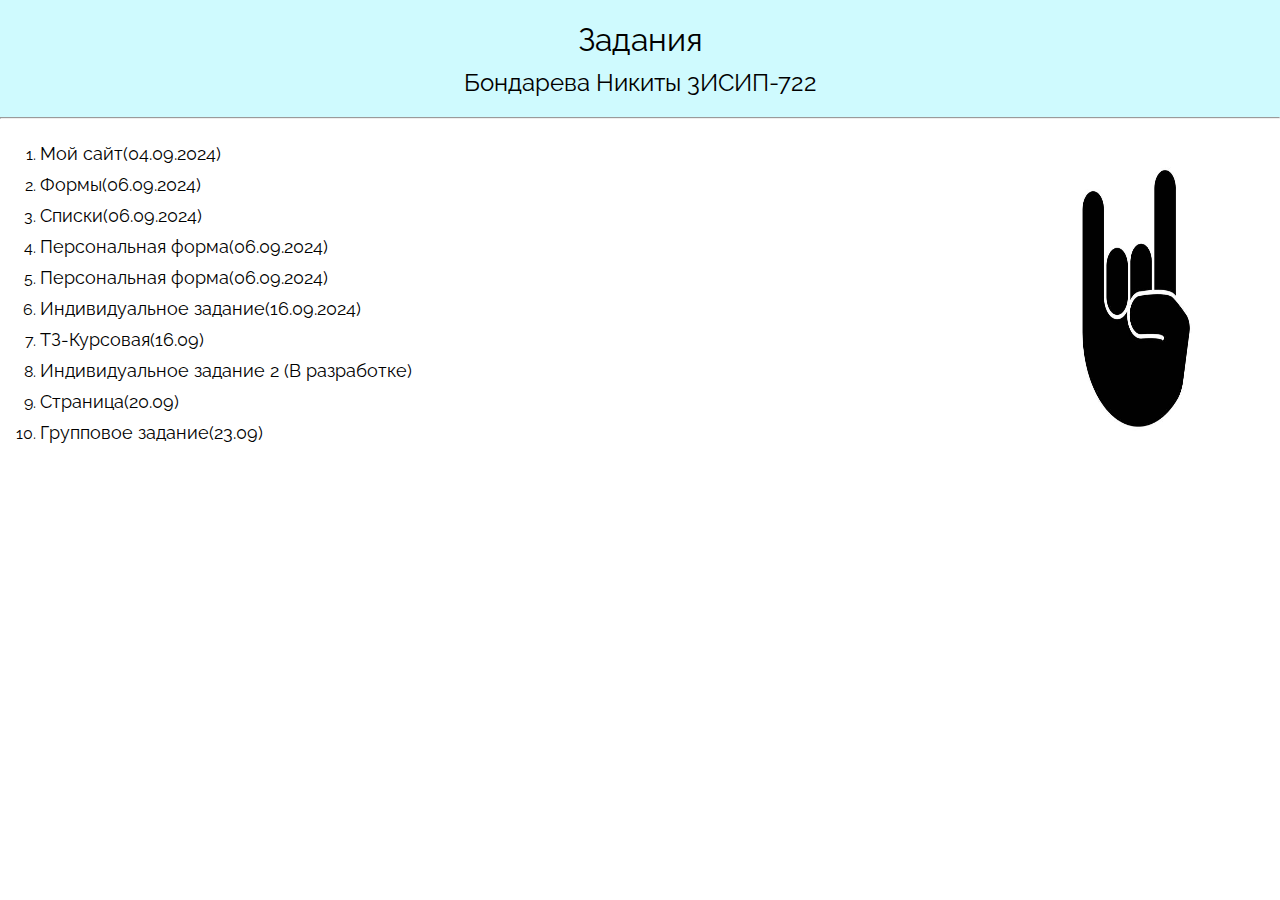
<file: index.html>
<!DOCTYPE html>
<html lang="en">
<head>
    <meta charset="UTF-8">
    <meta name="viewport" content="width=device-width, initial-scale=1.0">
    <link rel="preconnect" href="https://fonts.googleapis.com">
    <link rel="preconnect" href="https://fonts.gstatic.com" crossorigin>
    <link href="https://fonts.googleapis.com/css2?family=Raleway:ital,wght@0,100..900;1,100..900&display=swap" rel="stylesheet">
    <title>Никитка</title>
    <link href="style.css" rel="stylesheet">
</head>
<body>
    <header>
        <h1>Задания</h1>
        <h2>Бондарева Никиты 3ИСИП-722</h2>
    </header> 
    <hr>
     <nav> 
        <ol>
            <li><a href = "my_site/mysite.html"> Мой сайт(04.09.2024)</a></щl>
            <li><a href = "forms/forms.html">Формы(06.09.2024)</a></li>
            <li><a href = "lists/lists.html">Списки(06.09.2024)</a></li>
            <li><a href = "personal_forms/bondarev_forms.html">Персональная форма(06.09.2024)</a></li>
            <li><a href = "personal_forms/bondarev_forms.html">Персональная форма(06.09.2024)</a></li>
            <li><a href = "buy_home/buy_home/home.html">Индивидуальное задание(16.09.2024)</a></li> 
            <li><a href="https://disk.yandex.ru/i/QY_duRCDc4UNtg">ТЗ-Курсовая(16.09)</a></li>
            <li><a href="practic-2/index.html">Индивидуальное задание 2 (В разработке)</a></li> 
            <li><a href="easy_page/easy.html">Страница(20.09)</a></li>
            <li><a href="19.09/">Групповое задание(23.09)</a></li>
        </ol>
        <img src="hand.jpg" alt="Никитка">       
    </nav>           
    
       
</body>
</html>
</file>
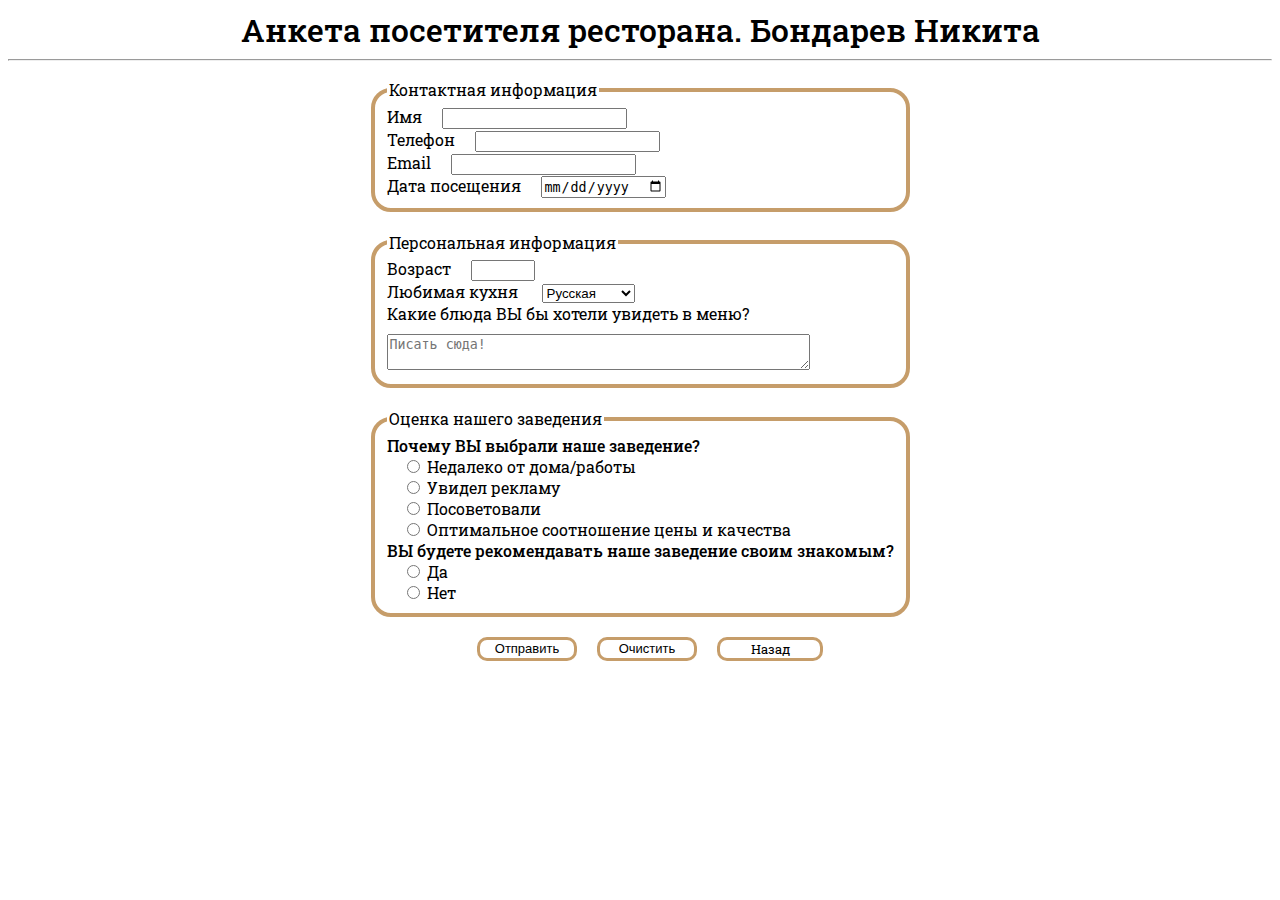
<file: forms/forms.html>
<!DOCTYPE html>
<html lang="ru">
<head>
    <meta charset="UTF-8">
    <meta name="viewport" content="width=device-width, initial-scale=1.0">
    <link rel="preconnect" href="https://fonts.googleapis.com">
    <link rel="preconnect" href="https://fonts.gstatic.com" crossorigin>
    <link href="https://fonts.googleapis.com/css2?family=Roboto+Slab:wght@100..900&display=swap" rel="stylesheet">
    <title>Формы</title>
    <link href="forms_style.css" rel="stylesheet">
</head>
<body>
    <header>
        <h1>Анкета посетителя ресторана. Бондарев Никита</h1>
        <hr>
        
    </header>
    <div>
    <form action="mailto:geeksaider@gmail.com" method="post">
            <fieldset class="contacts">
                <legend>Контактная информация</legend>
                <label for="name">Имя</label><input type="text" name="name" id="name"><br>
                <label for="smartphone">Телефон</label><input type="text" id="smartphone"><br>
                <label for="email">Email</label><input type="email" id="email"><br> 
                <label for="data_meet">Дата посещения</label><input type="date" id="data_meet"><br>
            </fieldset>
            
            <fieldset class="personal_info">
                <legend> Персональная информация</legend>
                <label for="age">Возраст</label><input type="number" min="18" max="100" step="1" id="age"><br>
                <label for="better" >Любимая кухня</label>
                    <select id="better">
                        <option>Русская</option>
                        <option>Не Русская</option>
                    </select>
                <br>
                <label for="kitchen">Какие блюда ВЫ бы хотели увидеть в меню?</label><br>
                    <textarea id="kitchen" rows="2" cols="50" placeholder="Писать сюда!"></textarea>
               <br>
            </fieldset>
    
            <fieldset class="rating">
                <legend>Оценка нашего заведения</legend>
                <label for="why_me"><h4>Почему ВЫ выбрали наше заведение?</h4></label>
                <input type="radio" name="why" id="why_me"> Недалеко от дома/работы <br>
                <input type="radio" name="why"> Увидел рекламу <br>
                <input type="radio" name="why"> Посоветовали <br>
                <input type="radio" name="why"> Оптимальное соотношение цены и качества <br>

                <label for="answer"><h4>ВЫ будете рекомендавать наше заведение своим знакомым?</h4></label>
                <input type="radio" name="yes_or_no" id="answer"> Да <br>
                <input type="radio" name="yes_or_no"> Нет <br>

            </fieldset>
            <div>
                <input class="btn" type="submit" value="Отправить">
                <input class="btn" type="reset" value="Очистить">
                <a class="btn" href="../index.html">Назад</a>
            </div>
        </form>
    </div>
</body>
</html>
</file>
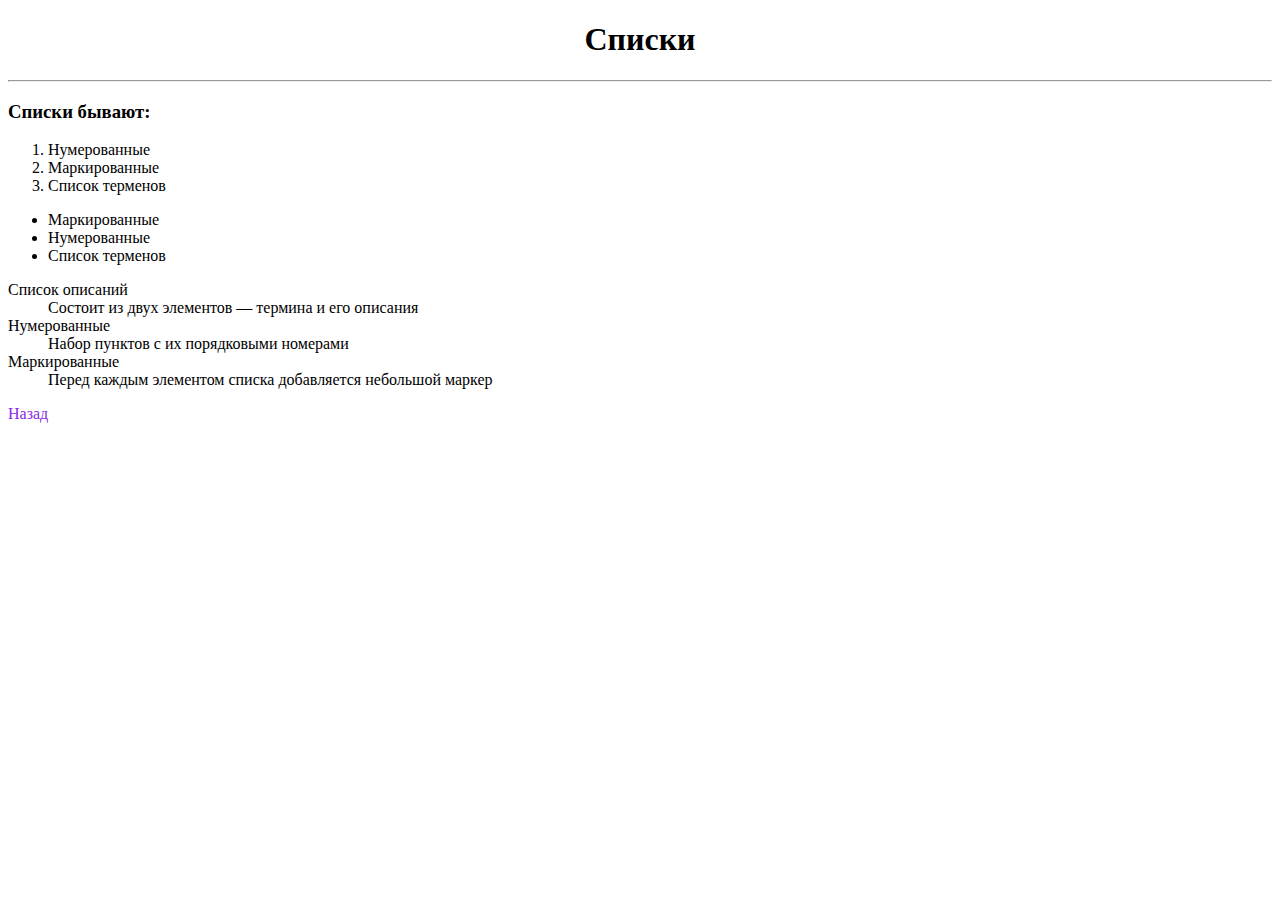
<file: lists/lists.html>
<!DOCTYPE html>
<html lang="ru">
<head>
    <meta charset="UTF-8">
    <meta name="viewport" content="width=device-width, initial-scale=1.0">
    <title>Списки</title>
    <link href="lists_style.css" rel="stylesheet">
</head>
<body>
    <header>
        <h1>Списки</h1>
        <hr>
    </header>
     
    <h3>Списки бывают:</h3>
    <ol>
        <li>Нумерованные</li>
        <li>Маркированные</li>
        <li>Список терменов</li>
    </ol>
    <ul>
        <li>Маркированные</li>
        <li>Нумерованные</li>
        <li>Список терменов</li>
    </ul>
    <dl>
        <dt>Список описаний</dt>
        <dd> Cостоит из двух элементов — термина и его описания</dd>
        <dt>Нумерованные</dt>
        <dd>Набор пунктов с их порядковыми номерами</dd>
        <dt>Маркированные</dt>
        <dd>Перед каждым элементом списка добавляется небольшой маркер</dd>
    </dl>
    <a href="../index.html">Назад</a>
</body>
</html>
</file>
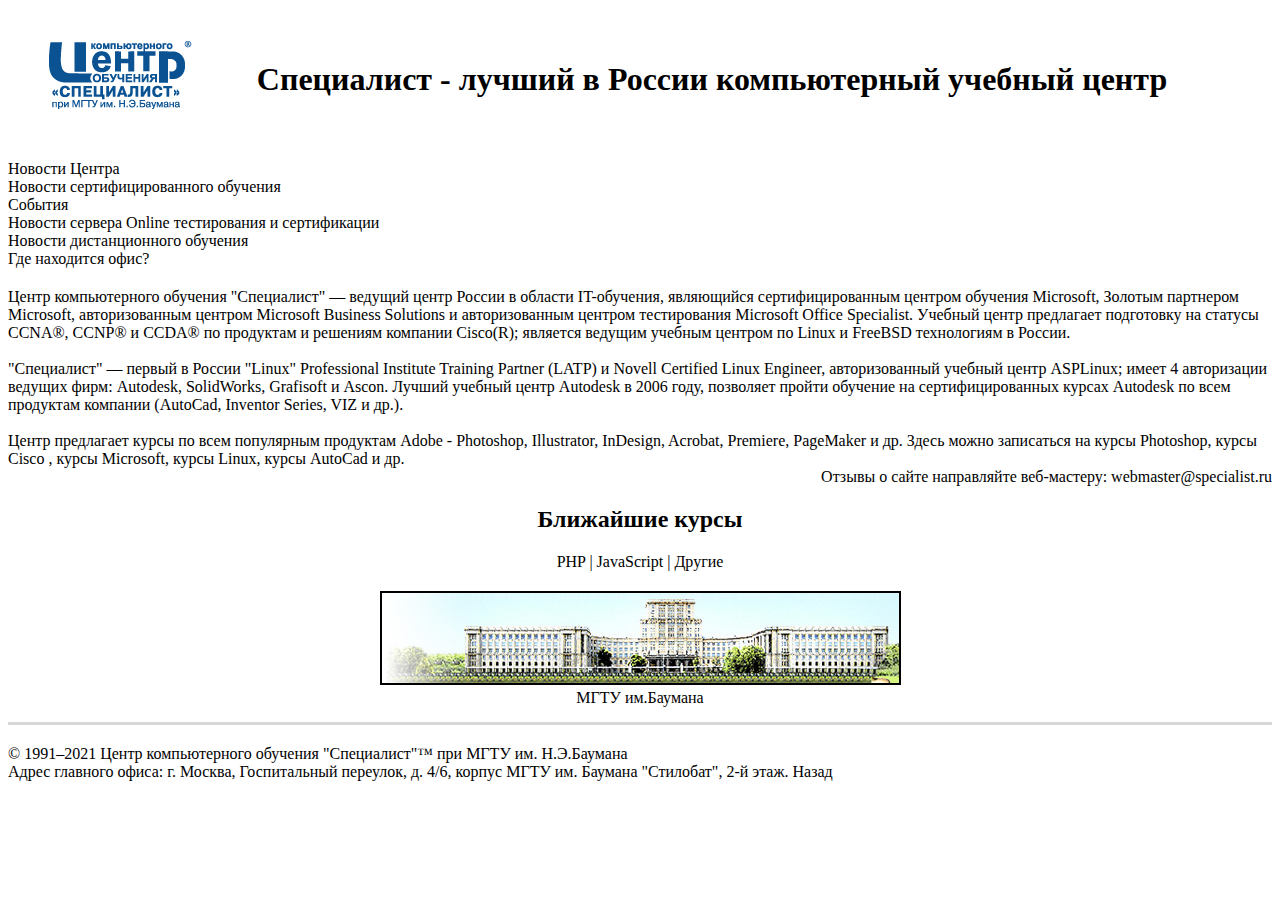
<file: my_site/mysite.html>
<!DOCTYPE html>
<html lang="ru">
<head>
    <meta charset="UTF-8">
    <meta name="viewport" content="width=device-width, initial-scale=1.0">
    <link href="my_style.css" rel="stylesheet">
    <title>mysite</title>
</head>
<body>
    <header>
        <a href="https://vuzopedia.ru/vuz/4"><img class ="logo" src="img/logo.gif" alt="Лого"></a>
        <h1>Специалист - лучший в России компьютерный учебный центр</h1>
        <div></div>
    </header>
    <nav>
        <a href="pages/news.html">Новости Центра</a><br> 
        <a href="pages/certificat.html">Новости сертифицированного обучения</a> <br> 
        <a href="pages/events.html">События</a> <br> 
        <a href="pages/test.html">Новости сервера Online тестирования и сертификации</a> <br> 
        <a href="pages/distance.html">Новости дистанционного обучения</a> <br> 
        <a href="#address">Где находится офис?</a> <br> 
    </nav>
    <section>
        <article>
            Центр компьютерного обучения "Специалист" — ведущий центр России в области IT-обучения, являющийся сертифицированным центром обучения Microsoft, Золотым партнером Microsoft, авторизованным центром Microsoft Business Solutions и авторизованным центром тестирования Microsoft Office Specialist. Учебный центр предлагает подготовку на статусы CCNA®, CCNP® и CCDA® по продуктам и решениям компании Cisco(R); является ведущим учебным центром по Linux и FreeBSD технологиям в России.<br><br>
            "Специалист" — первый в России "Linux" Professional Institute Training Partner (LATP) и Novell Certified Linux Engineer, авторизованный учебный центр ASPLinux; имеет 4 авторизации ведущих фирм: Autodesk, SolidWorks, Grafisoft и Ascon. Лучший учебный центр Autodesk в 2006 году, позволяет пройти обучение на сертифицированных курсах Autodesk по всем продуктам компании (AutoCad, Inventor Series, VIZ и др.).<br><br>
            Центр предлагает курсы по всем популярным продуктам Adobe - Photoshop, Illustrator, InDesign, Acrobat, Premiere, PageMaker и др. Здесь можно записаться на курсы Photoshop, курсы Cisco , курсы Microsoft, курсы Linux, курсы AutoCad и др.
        </article>
        <form action=""></form>
        <aside class="about">
            Отзывы о сайте направляйте веб-мастеру: <a href="mailto:webmaster@specialist.ru">webmaster@specialist.ru </a>
        </aside>
        <aside class="course">
           <h2>Ближайшие курсы </h2> 
        PHP | JavaScript | Другие 
        </aside>
        <div class="about_img">
            <img class="bauman" src="img/weare.jpeg" alt="Информация">
            <figcaption>МГТУ им.Баумана</figcaption>
        </div>
    </section>
    <footer>
        <div class="create-line" id="address"></div>
        © 1991–2021 Центр компьютерного обучения "Специалист"™ при МГТУ им. Н.Э.Баумана <br>
        Адрес главного офиса: г. Москва, Госпитальный переулок, д. 4/6, корпус МГТУ им. Баумана "Стилобат", 2-й этаж. <a href="../index.html"> Назад </a>
    </footer>    
</body>
</html>
</file>
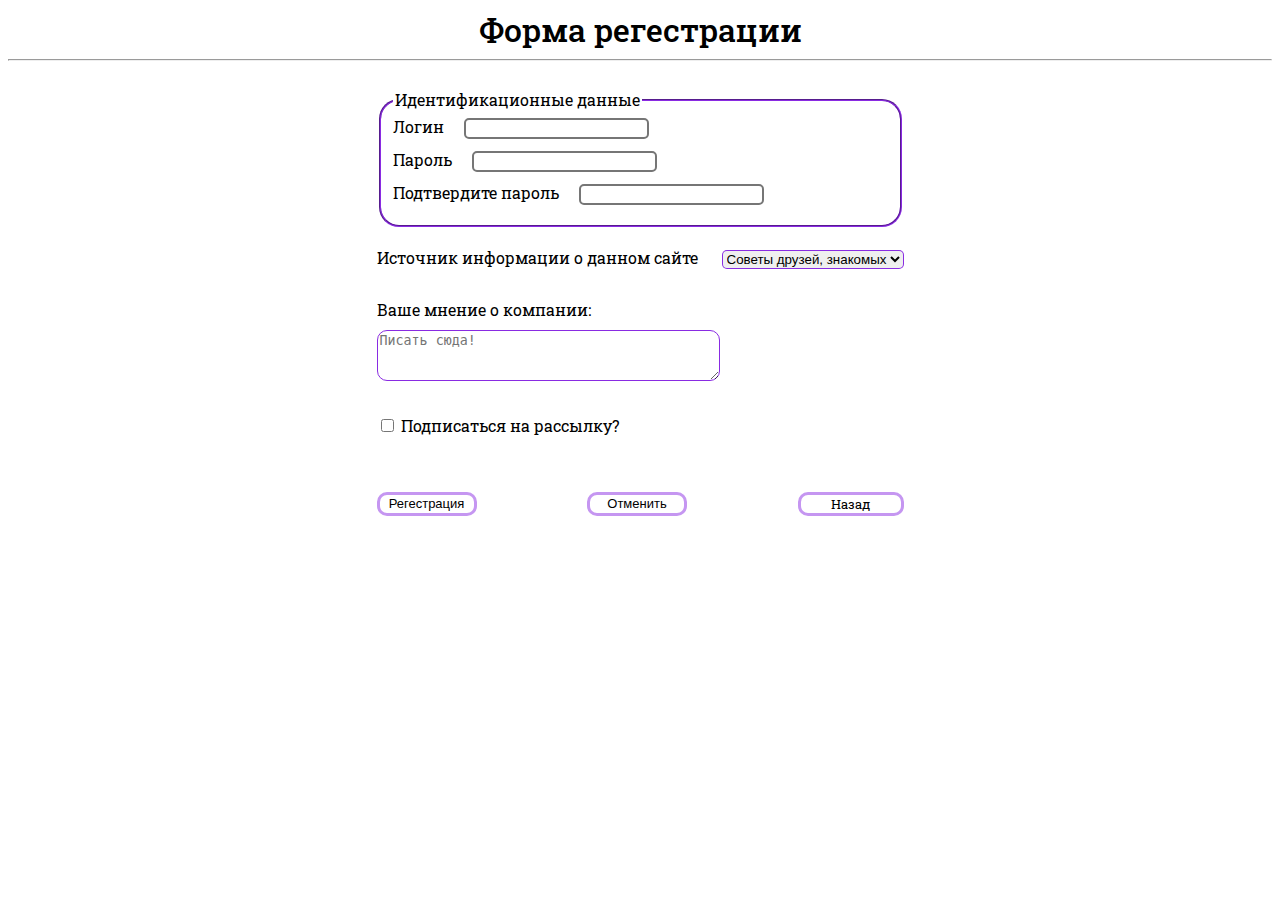
<file: personal_forms/bondarev_forms.html>
<!DOCTYPE html>
<html lang="en">
<head>
    <meta charset="UTF-8">
    <meta name="viewport" content="width=device-width, initial-scale=1.0">
    <title>Персональная форма </title>
    <link href="forms.css" rel="stylesheet">
    <link rel="preconnect" href="https://fonts.googleapis.com">
    <link rel="preconnect" href="https://fonts.gstatic.com" crossorigin>
    <link href="https://fonts.googleapis.com/css2?family=Roboto+Slab:wght@100..900&display=swap" rel="stylesheet">
</head>
<body>
    <header>
        <h1>Форма регестрации</h1>
        <hr>   
    </header>
    <div class="div_for_form">
    <form action="mailto:geeksaider@gmail.com" method="post">
        <fieldset>
            <legend>Идентификационные данные</legend>
            <label for="login">Логин</label><input type="text" name="login" id="login"><br>
            <label for="password">Пароль</label><input type="password" name="password" id="password"><br>
            <label for="last_password">Подтвердите пароль</label><input type="password" name="password_repeat" id="password_repeat"><br>
        </fieldset>
        <div class="about_source">
        <label for="source">Источник информации о данном сайте</label>
        <select id="source">
            <option>
                Советы друзей, знакомых
            </option>
            <option>
                Реклама
            </option>
            <option>
                Случайно
            </option>
        </select><br>
        </div>

        <label for="your_mind">Ваше мнение о компании:</label><br>
        <textarea id="your_mind" rows="3" cols="40"  placeholder="Писать сюда!"></textarea><br>

        <div class="letter">
        <input type="checkbox" id="newsletter"><label for="newsletter"> Подписаться на рассылку?</label>
        </div>

        <div class="button">
            <input class="btn" type="submit" value="Регестрация">
            <input class="btn" type="reset" value="Отменить">
            <a class="btn" href="../index.html">Назад</a>
        </div>

    </form>
    </div>
</body>
</html>
</file>
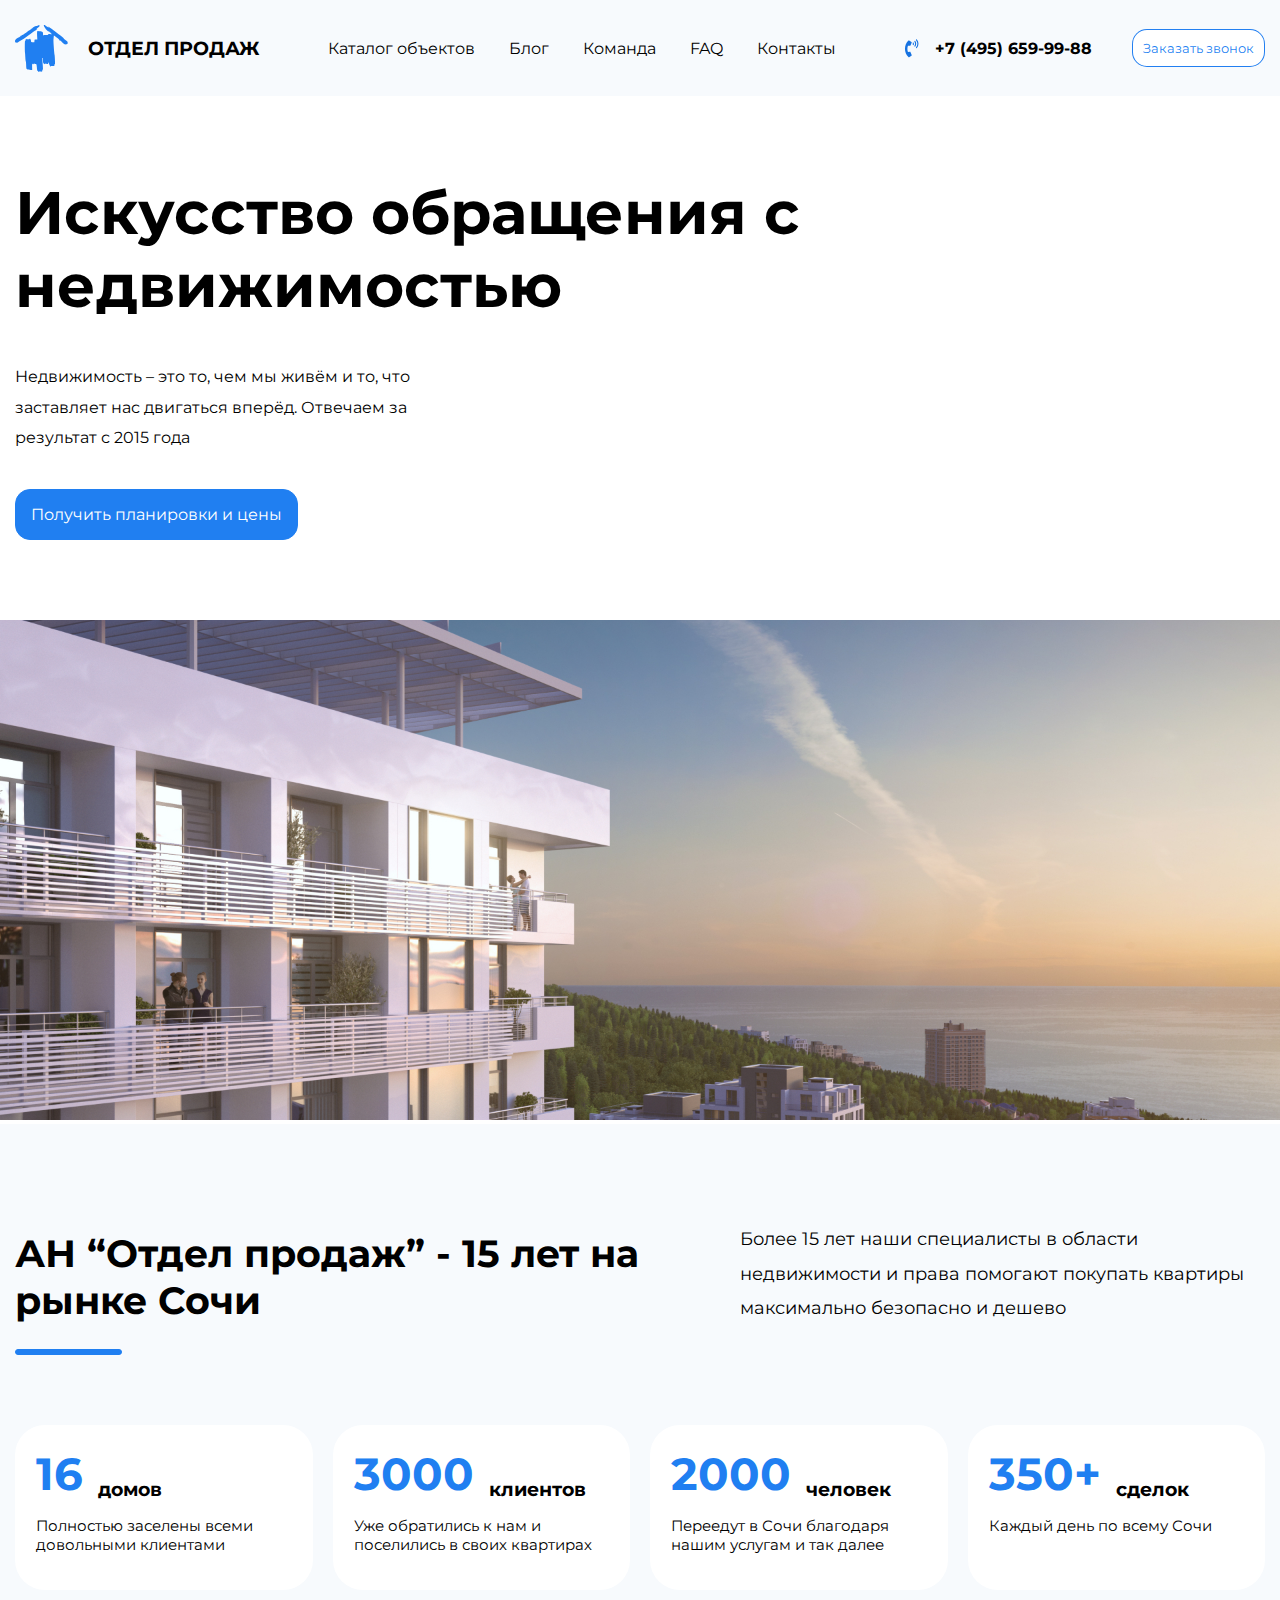
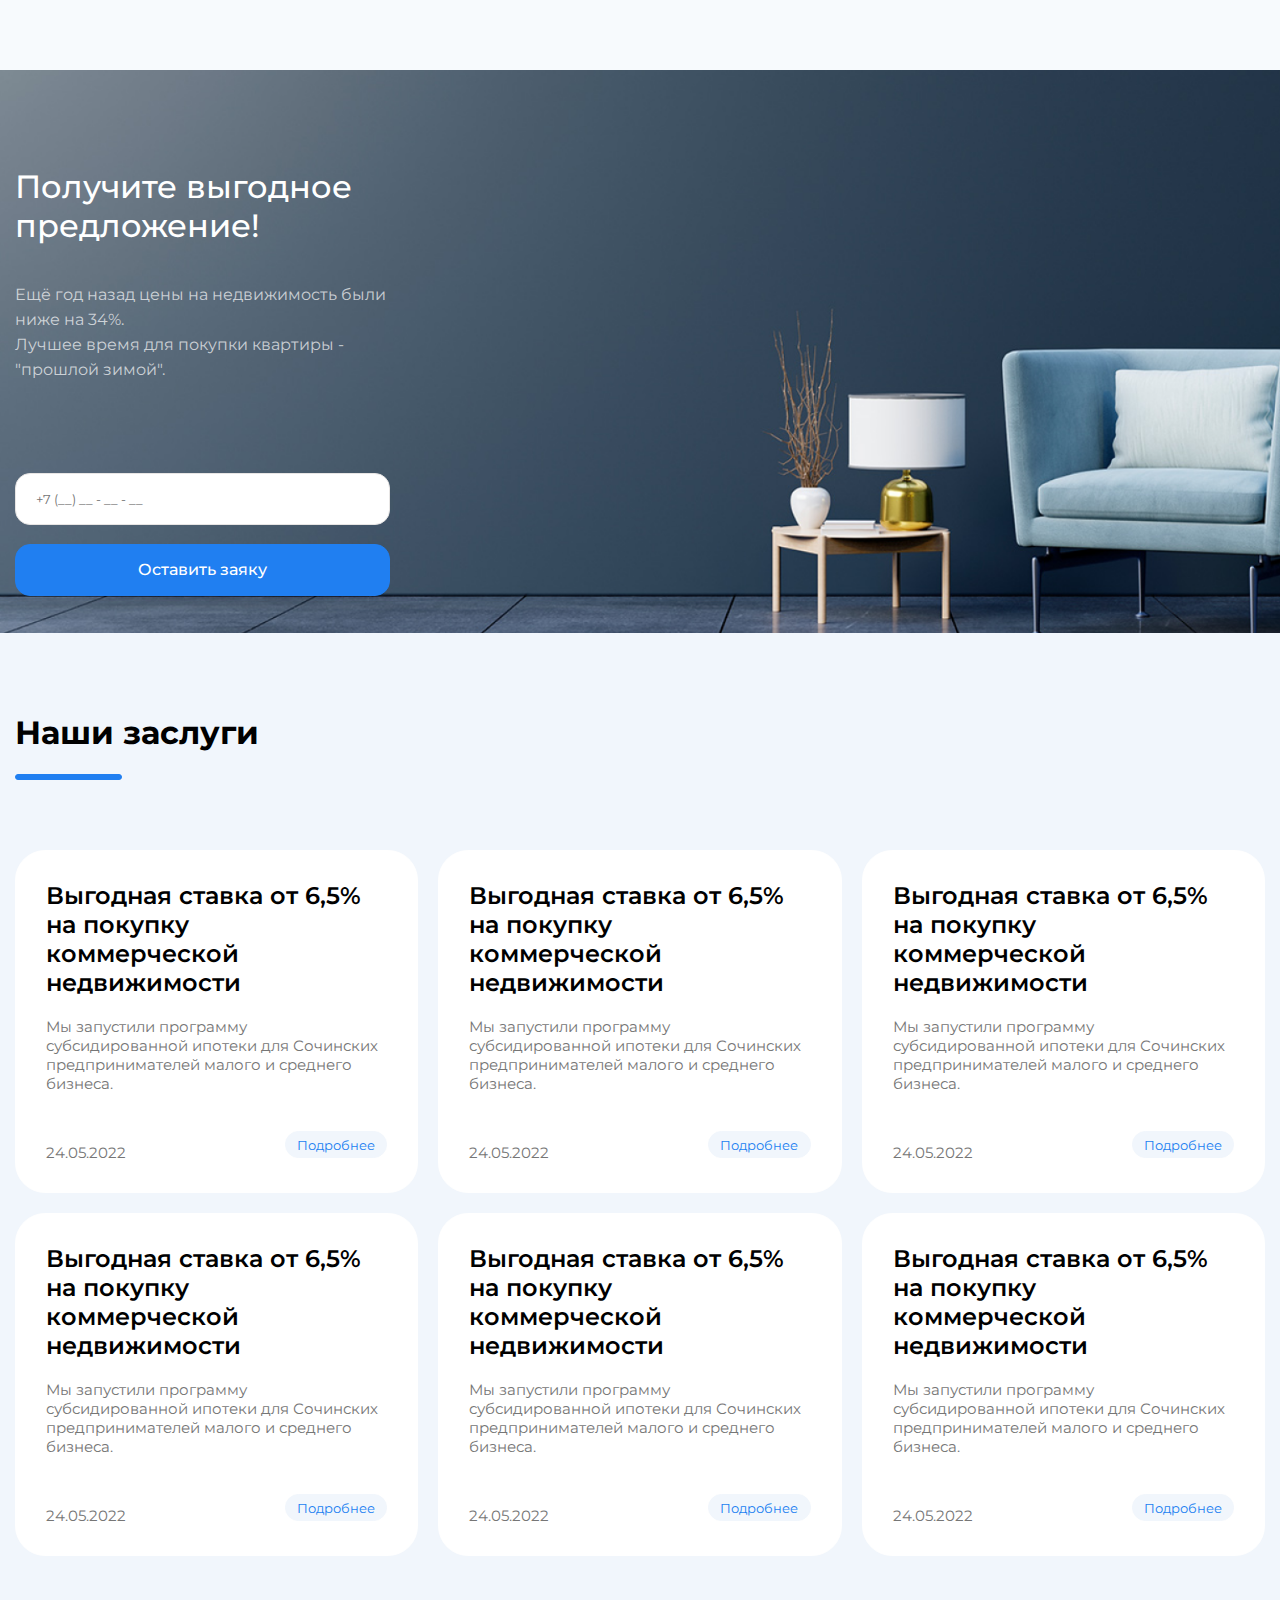
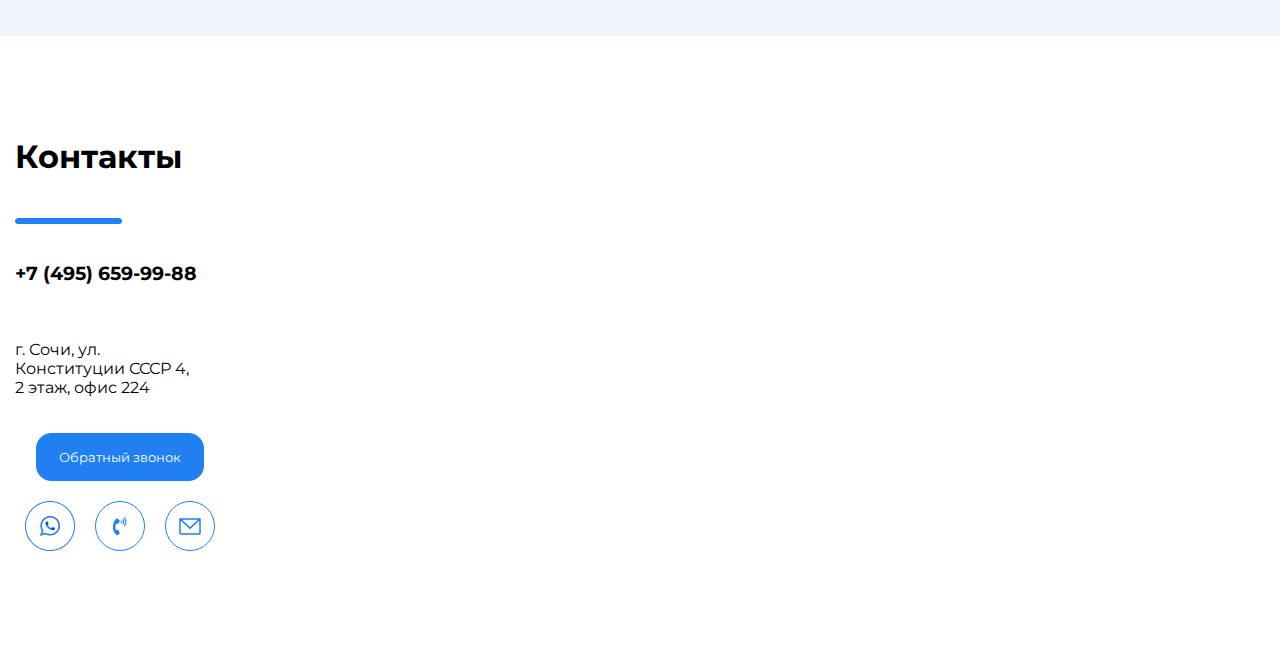
<file: buy_home/buy_home/home.html>
<!DOCTYPE html>
<html lang="ru">
<head>
    <meta charset="UTF-8">
    <meta name="viewport" content="width=device-width, initial-scale=1.0">
    <title>Отдел Продаж</title>
    <link href="https://fonts.googleapis.com/css2?family=Montserrat:ital,wght@0,100..900;1,100..900&display=swap" rel="stylesheet">
    <link href = "style.css" rel="stylesheet">
</head>
<body>
    <div class="header-background">
        <header>
            <div class="sales-department">
                <img src="assets/logo.svg" class="logo-svg">
                <h3>ОТДЕЛ ПРОДАЖ</h3>
            </div>

            <nav > 
                <a class="pages-list" href="">Каталог объектов</a>
                <a class="pages-list" href="">Блог</a>
                <a class="pages-list" href="">Команда</a>
                <a class="pages-list" href="">FAQ</a>
                <a class="pages-list" href="">Контакты</a>
            </nav>

            <div class="call-delivery"> 
                <a href="tel:+74956599988" >
                    <img src = "assets/calls.svg">
                    <strong>+7 (495) 659-99-88</strong>
                </a>
                
                <button class = "call-btn">Заказать звонок</button>

            </div>
        </header>
    </div>
  
    <main>
        <div class="for-about-home">
                <div class="about-home">
                    <h1>Искусство обращения
                        с недвижимостью</h1>
                    <p>Недвижимость – это то, чем мы живём и то, что заставляет нас двигаться вперёд. Отвечаем за результат с 2015 года</p>
                    <a class ="give-price-btn" href=" " >Получить планировки и цены</a>
                </div>
            </div>

            <div class="wrapper-img">
                <img src="assets/house.png" class="hotel" alt="Отель">
            </div>

        <div class="for-about-company">
            <div class="for-about-home">
                <div class="about-company">
                    <div class = "text-about">
                        <h1>АН “Отдел продаж” - 15 лет
                            на рынке Сочи
                        </h1>
                        <p>
                            Более 15 лет наши специалисты в области недвижимости и права помогают покупать квартиры максимально безопасно и дешево
                        </p>
                    </div>

                    <hr size="6px" color="#207FF1" style="margin: 0; border-radius: 20px;">

                    <div class = "about-in-box">
                        <div class = "list">
                            <div class = "list-header-box">
                                <h1 class = "number">16</h1>
                                <h3 class = "text">домов</h3>
                            </div>
                            <p>
                                Полностью заселены всеми довольными клиентами
                            </p>
                        </div>

                        <div class = "list">
                            <div class = "list-header-box">
                                <h1 class = "number">3000</h1>
                                <h3 class = "text">клиентов</h3>
                            </div>
                            <p>
                                Уже обратились к нам и поселились в своих квартирах
                            </p>
                        </div>

                        <div class = "list">
                            <div class = "list-header-box">
                                <h1 class = "number">2000</h1>
                                <h3 class = "text">человек</h3>
                            </div>
                            <p>
                                Переедут в Сочи благодаря нашим услугам и так далее
                            </p>
                        </div>

                        <div class = "list">
                            <div class="list-header-box">
                                <h1 class = "number">350+</h1>
                                <h3 class = "text">сделок</h3>
                            </div>
                            <p>
                                Каждый день по всему Сочи
                            </p>
                        </div>
                    </div>
                </div>
            </div>
        </div>
   
        <div class="wrapper-img">
            <div class="for-form-block">
                <div class="wrapper">
                    <div class = "form-block">
                        <div class="form-text">
                            <h1>Получите выгодное предложение!</h1>
                            <p>
                                Ещё год назад цены на недвижимость были ниже на 34%.<br>
                                Лучшее время для покупки квартиры - "прошлой зимой".
                            </p>
                        </div>
                        <form action="mailto:geeksaider@gmail.com" >
                            <fieldset>
                                <input type="tel" name="phone" placeholder="+7 (__) __ - __ - __" class="type-your-tel">
                                <button class="button-send-request"><p> Оставить заяку</p></button>
                            </fieldset>
                        </form>
                    </div>
                </div>
            </div>
        </div>

        <div class="for-credit-block">
            <div class="wrapper">
                <div class="credit-block">
                        <h1>Наши заслуги</h1>
                        <hr size="6px" color="#207FF1" style="margin: 0; border-radius: 20px;">
                        <div class="for-credit-box">
                            <div class="first-stroke">
                                <div class = "credit-box"> 
                                    <h2>Выгодная ставка от 6,5% на покупку коммерческой недвижимости</h2>
                                    <p>Мы запустили программу субсидированной ипотеки для Сочинских предпринимателей малого и среднего бизнеса.</p>
                                    <div class="box-bottom">
                                        <p class="data">24.05.2022</p>
                                        <button class = "credit-btn">Подробнее</button>
                                    </div>
                                </div>
                                
                                <div class = "credit-box">
                                    <h2>Выгодная ставка от 6,5% на покупку коммерческой недвижимости</h2>
                                    <p>Мы запустили программу субсидированной ипотеки для Сочинских предпринимателей малого и среднего бизнеса.</p>
                                    <div class="box-bottom">
                                        <p class="data">24.05.2022</p>
                                        <button class = "credit-btn">Подробнее</button>
                                    </div>
                                </div>

                                <div class = "credit-box">
                                    <h2>Выгодная ставка от 6,5% на покупку коммерческой недвижимости</h2>
                                    <p>Мы запустили программу субсидированной ипотеки для Сочинских предпринимателей малого и среднего бизнеса.</p>
                                    <div class="box-bottom">
                                        <p class="data">24.05.2022</p>
                                        <button class = "credit-btn">Подробнее</button>
                                    </div>
                                </div>

                            </div>

                            <div class="last-stroke">

                                <div class = "credit-box">
                                    <h2>Выгодная ставка от 6,5% на покупку коммерческой недвижимости</h2>
                                    <p>Мы запустили программу субсидированной ипотеки для Сочинских предпринимателей малого и среднего бизнеса.</p>
                                    <div class="box-bottom">
                                        <p class="data">24.05.2022</p>
                                        <button class = "credit-btn">Подробнее</button>
                                    </div>
                                </div>

                                <div class = "credit-box">
                                    <h2>Выгодная ставка от 6,5% на покупку коммерческой недвижимости</h2>
                                    <p>Мы запустили программу субсидированной ипотеки для Сочинских предпринимателей малого и среднего бизнеса.</p>
                                    <div class="box-bottom">
                                        <p class="data">24.05.2022</p>
                                        <button class = "credit-btn">Подробнее</button>
                                    </div>
                                </div>

                                <div class = "credit-box">
                                    <h2>Выгодная ставка от 6,5% на покупку коммерческой недвижимости</h2>
                                    <p>Мы запустили программу субсидированной ипотеки для Сочинских предпринимателей малого и среднего бизнеса.</p>
                                    <div class="box-bottom">
                                        <p class="data">24.05.2022</p>
                                        <button class = "credit-btn">Подробнее</button>
                                    </div>
                                </div>

                            </div>
                        </div>
                </div>
            </div>
        </div>

        <footer>
            <div class="wrapper">
                <div class="page-end">
                    <div class="left-footer">
                        <h1>Контакты</h1>
                        <hr size="6px" color="#207FF1" style="margin: 0; border-radius: 20px;">
                        <h3>+7 (495) 659-99-88</h3>
                        <p class = "addres">
                            г. Сочи, ул.<br>
                            Конституции СССР 4,<br>
                            2 этаж, офис 224
                        </p>
                        <button class = "call-footer-btn">Обратный звонок</button>
                        <div class = "logo">
                            <a href=""><img src="assets/whatsapp.png" alt = "Вацап"></a>
                            <a href=""><img src="assets/calls-footer.svg" alt = "Звонок"></a>
                            <a href=""><img src="assets/mail.svg" alt = "Почта"></a>
                        </div>
                    </div>
                    <div class="right-footer">
                        <iframe src="https://yandex.ru/map-widget/v1/?indoorLevel=1&ll=39.716918%2C43.587458&z=17.14"></iframe>
                    </div>
                </div>
            </div>
        </footer>
    </main>
</body>
</html>
</file>
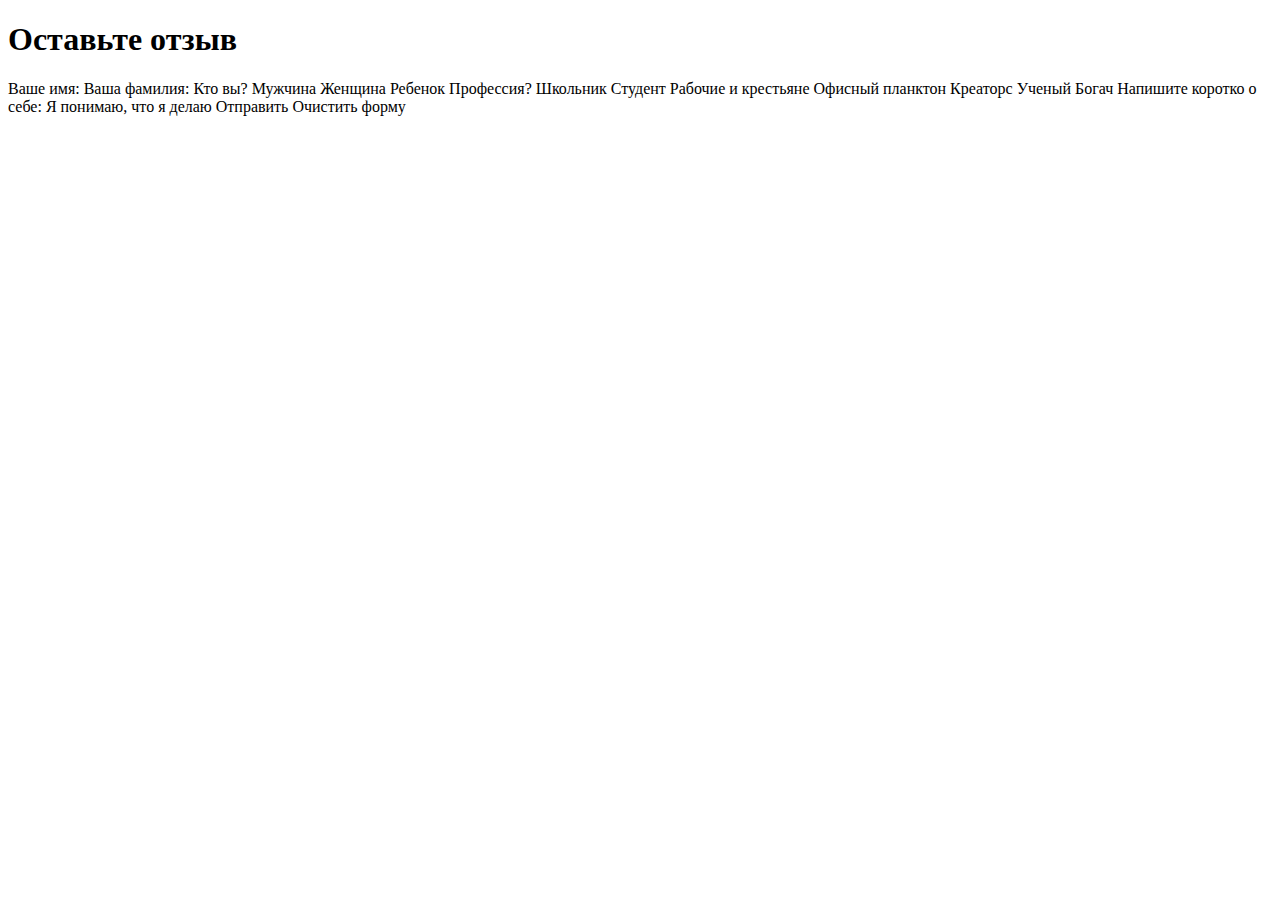
<file: my_site/pages/form.html>
﻿<!DOCTYPE html>
<html>
	<head>
		<meta charset="utf-8">
		<title>Форма обратной связи</title>
	</head>
	<body>
		<h1>Оставьте отзыв</h1>
		<!-- Начало формы -->
		Ваше имя: <!-- Текстовое поле -->
		Ваша фамилия: <!-- Текстовое поле -->
		Кто вы?  <!-- Радио кнопки -->
			Мужчина 
			Женщина
			Ребенок
		Профессия?  <!-- Выпадающий список -->
			Школьник
			Студент
			Рабочие и крестьяне
			Офисный планктон
			Креаторс
			Ученый
			Богач
		Напишите коротко о себе:  <!-- Текст -->
		Я понимаю, что я делаю <!-- Флажок -->
		Отправить <!-- Кнопка для отправки формы -->
		Очистить форму	<!-- Кнопка для очистки формы -->
		<!-- Конец формы -->
	</body>
</html>
</file>
<file: style.css>
body{
    margin:0;
    font-family: "Raleway", sans-serif;
    font-optical-sizing: auto;
    font-style: normal;
}
header{
    display:flex;
    background-color: #cffafe;
    text-align: center;
    flex-direction:column;
}
h1{
    margin-bottom: 0px;
    font-weight: normal;
}
h2{
    margin-top:10px;
    font-weight: normal;
}

hr{
    margin-top: 0;
}

li{
    margin-bottom:10px;
   
    
}

a{
    text-decoration: none;
    color:black;
    font-size: large;
}
a:hover{
    transform: scale(2);
    color: blue;
    
}
nav{
    display: flex;
    justify-content: space-between;
}

img{
    width: 200px;
    margin-right: 50px;
}
</file>
<file: forms/forms_style.css>
body{
    font-family: "Roboto Slab", serif;
}
div{
    display: flex;
    justify-content: center;
}

h1, h4{
    font-weight: 500;
    margin-top: 0;
    margin-bottom: 0;
}

header{
    text-align: center;
}

form{
    margin:10px;
    display:flex;
    flex-direction: column;
  

}

input, select, a{
    margin-left: 20px;
}

fieldset{
    margin-bottom: 20px;
    border: 4px rgba(161, 92, 8, 0.605) solid;
    border-radius: 20px;
}
textarea{
    margin-top:10px;
}

.btn{
    text-align: center;
    text-decoration: none;
    color: black;
    background: none;
    font-size: small;
    width: 100px;
    border: 3px rgba(161, 92, 8, 0.605) solid ;
    border-radius: 10px;
    margin-bottom: 5px;
}

.btn:hover{
 transform: scale(1.2);
}
</file>
<file: lists/lists_style.css>
body{
    font-family: "Roboto Slab", serif;
}

header{
    text-align: center;
}

a{
    text-decoration: none;
    color: blueviolet;
}
</file>
<file: my_site/my_style.css>
header{
    display: flex;
    justify-content: space-between;
    margin:40px;
    text-align: center;
}

nav{
    margin-bottom: 20px;
}
aside.about{
    text-align:right
}
aside.course{
    text-align: center;
    margin-bottom: 20px;
}
.create-line{
 border-top: 3px rgba(128, 128, 128, 0.305) solid;
 margin-bottom:20px
}

.about_img{
    text-align: center;
    margin-bottom: 15px;
}

.bauman{
    border: 2px black solid;
}

a{
    text-decoration: none;
    color:black;
}

a:hover{
    color: blue;
}
</file>
<file: personal_forms/forms.css>
body{
    font-family: "Roboto Slab", serif;
}

.div_for_form{
    display: flex;
    justify-content: center;
}

h1, h4{
    font-weight: 500;
    margin-top: 0;
    margin-bottom: 0;
}


fieldset{
    border-color: blueviolet;
    margin-top: 20px;
    border-radius: 20px;
    margin-bottom: 20px;;
}

label{
    margin-right: 20px;
}

input{
    border-radius: 5px;
    margin-bottom: 10px;
    border-style: solid;
}

textarea{
    margin-bottom: 30px;
    margin-top: 10px;
    border-radius: 10px;
    border-color: rgb(137, 43, 226);
}

select{
    border-radius: 5px;
    border-color: rgba(137, 43, 226, 0.996);
}

.letter{
    margin-bottom: 50px;
}

.about_source{
    margin-bottom: 30px;
}

header{
    text-align: center;
}


.btn{
    text-align: center;
    text-decoration: none;
    color: black;
    background: none;
    font-size: small;
    width: 100px;
    border: 3px rgba(137, 43, 226, 0.493) solid ;
    border-radius: 10px;
    margin-bottom: 5px;
}

.btn:hover{
 transform: scale(1.2);
}

.button{
    display: flex;
    justify-content: space-between;
}
</file>
<file: buy_home/buy_home/style.css>
* {
    font-family: "Montserrat", sans-serif !important;
}

body {
    margin:0;
}

.header-background {
    background-color: #F7FAFD ;
}

.wrapper {
    max-width: 1250px;
    margin: 0 auto;
}

.wrapper-img {
    max-width: 1920px;
    margin: 0 auto;
}


header {
    display: flex;
    justify-content: space-between;
    align-items: center;
    height: 96px;
    max-width: 1250px;
    margin: 0 auto;
}

.sales-department {
    display: flex;
    align-items: center;
}

.logo-svg {
    margin-right: 20px;
}

.pages-list{
    padding: 15px;
    text-decoration: none;
    color: black;
}

.pages-list:hover {
    color: #207FF1;
    font-size: 18px;
}

.call-delivery {
    display: flex;
}

.call-delivery >  a {
    display: flex;
    align-items: center;
    padding-right: 40px;
    text-decoration: none;
    color: black;
}

.call-delivery >  a  >  img {
    padding-right:15px;
}

.call-btn { 
    padding: 10px;
    border: 1px #207ef1fd solid;
    border-radius: 15px;
    color: #207ef1fd;
    font-family: "Montserrat", sans-serif !important;
    background-color: #FFFFFF;
}

.call-btn:hover {
    border: 1px #FFFFFF solid;
    border-radius: 15px;
    color: #FFFFFF;
    background-color: #207ef1fd;

}

.for-about-home {
    max-width: 1250px;
    margin: 0 auto;
}

.about-home {
    margin-top: 80px;
}

.about-home > h1 {
   font-size: 60px;
}

.about-home > p {
    max-width: 450px;
    line-height: 1.9;
}

.give-price-btn {
    display: inline-block;
    padding: 15px;
    margin-top: 20px;
    border: 1px #207FF1 solid;
    border-radius: 15px;
    background-color: #207FF1;
    text-decoration: none;
    font-size: 16px ;
    color: white;
}

.give-price-btn:hover {
    color: #207FF1;
    background-color: #FFFFFF;
}

.hotel {
    margin-top: 80px;
    width: 100%;
}   


.for-about-company {
    padding-top: 80px;
    background-color:#F7FAFD;
    padding-bottom: 80px;
}

.about-company {
    display: flex;
    flex-direction: column;   
}

.text-about {
    display: flex;
    justify-content: space-between ;
    
}

.text-about > h1 {
    margin-right: 100px;
    font-size: 38px;
}

.text-about > p {
    font-size: 18px;
    max-width: 525px;
    line-height: 1.9;
}

hr {
    width:105px;
    size: 3px;
    color: #207FF1;
}


.about-in-box {
    display: flex;
    gap: 20px;
    justify-content: space-between;
    flex-direction: row;
    margin-top: 70px;
    list-style-type: none; 
    display: flex;
    
}

.list {
    width: 100%;
    padding: 20px;
    border: 1px #ffffff00 solid;
    border-radius: 30px ;
    background-color: #FFFFFF;
}

.list > p {
    font-size: 15px;
}

.list-header-box {
    display:flex;
    align-items: end;
}

.list:hover {
    box-shadow: #e7e5e4;
    transform: scale(1.02);
    box-shadow: 4px 4px 23px 10px #767676b6;

}

.number {
    color:#207FF1;
    font-size: 45px;
    margin: 0px 15px 0px 0px;
}

.text {
    margin: 0px
}

.for-form-block {
    position: relative;
    background: url(assets/decor.png) no-repeat;
    background-size: cover;
    aspect-ratio: 1920 / 673;
    /* свойство для установления расширения картитнки */
}

.form-block {
    display: flex;
    flex-direction: column;
    max-width: 30%;
}

.decor {
    width:100%;
}


.form-text {
    display: flex;
    flex-direction: column;
    color:#FFFFFF;
    margin-top: 20%;
    margin-bottom: 20%;
}

.form-text > h1 {
    font-weight: 500;
}

.form-text > p {
    color: #FFFFFFB2;
    line-height: 25px;
}

fieldset {
    display: flex;
    margin: 0;
    padding: 0;
    flex-direction: column;
    border: none;
    margin-bottom: 10%;
}

.type-your-tel {
   border: 1px #e7e5e4 solid;
   background-color: #FFFFFF;
   border-radius: 15px;
   padding: 20px;
   height: 10px;
   outline: none;
   margin-bottom: 5%;
}

.button-send-request {
    display: flex;
    justify-content: center;
    align-items: center;
    border: 1px #207FF1 solid;
    background-color: #207FF1;
    color: #FFFFFF;
    border-radius: 15px;
    padding: 25px;
    height: 20px;
    outline: none;
    font-weight: 500;
    font-size: 16px;
}

.button-send-request:hover {
    border: 1px #FFFFFF solid;
    background-color: #FFFFFF;
    color: #207FF1;
}

.for-credit-block {
    background-color: #F1F6FC;
}

.credit-block {
    padding-top: 80px;
    padding-bottom: 80px;
}

.for-credit-box {
    display: flex;
    gap: 20px;
    justify-content: space-around;
    flex-direction: column;
    margin-top: 70px;
}

.credit-block > h1 {
    margin-top: 0px;
}

.credit-box {
    border:1px #FFFFFF solid;
    border-radius: 30px;
    background-color: #FFFFFF ;
    padding: 30px;
}

.first-stroke, .last-stroke {
    display: flex;
    flex-direction: row;
    gap: 20px;
}

.credit-box > h2 {
    margin-top: 0px;
    font-weight: 600;
}

.credit-box > p {
    padding-bottom: 20px;
    font-size: 15px;
    color: #767676;
}

.credit-box:hover {
    box-shadow: #e7e5e4;
    transform: scale(1.02);
    box-shadow: 4px 4px 23px 10px #767676b6;

    > h2 {
        color: #207FF1;
    }
}

.box-bottom {
    display: flex;
    justify-content: space-between;
    align-items: center ;
}

.data {
    font-size: 15px;
    color: #767676;
    margin-bottom: 0px;
}

.credit-btn {
    border: 1px #F1F6FC solid;
    border-radius: 25px;
    width: 30%;
    height: 2em;
    color:#207FF1;
    background-color: #F1F6FC  ;
}

.credit-btn:hover{
    color:#F1F6FC;
    background-color: #207FF1  ;
    border: 1px #207FF1 solid;
    box-shadow: 4px 4px 23px 10px #767676c9;
}

.page-end {
    margin-top: 80px;
    display: flex;
    gap: 20%;   
    margin-bottom: 100px;
}

.left-footer {
    display: flex;
    flex-direction: column;
    gap: 20px;
    width: 20%;
}

.logo {
    display: flex;
    justify-content: space-around;
}

.right-footer {
    width: 75%;
}

.call-footer-btn {
    margin: 0 auto;
    background-color: #207FF1 ;
    color: #FFFFFF;
    border-radius: 15px;
    border: 1px #207FF1 solid;
    padding: 15px;
    width: 80%;
}

.call-footer-btn:hover {
    border: 1px #207FF1 solid;
    border-radius: 15px;
    color: #207FF1;
    background-color: #FFFFFF;
}

iframe{
    width: 100%; 
    height: 100%;
    border:1px #ffffff00 solid;
    border-radius: 25px;
}
</file>
